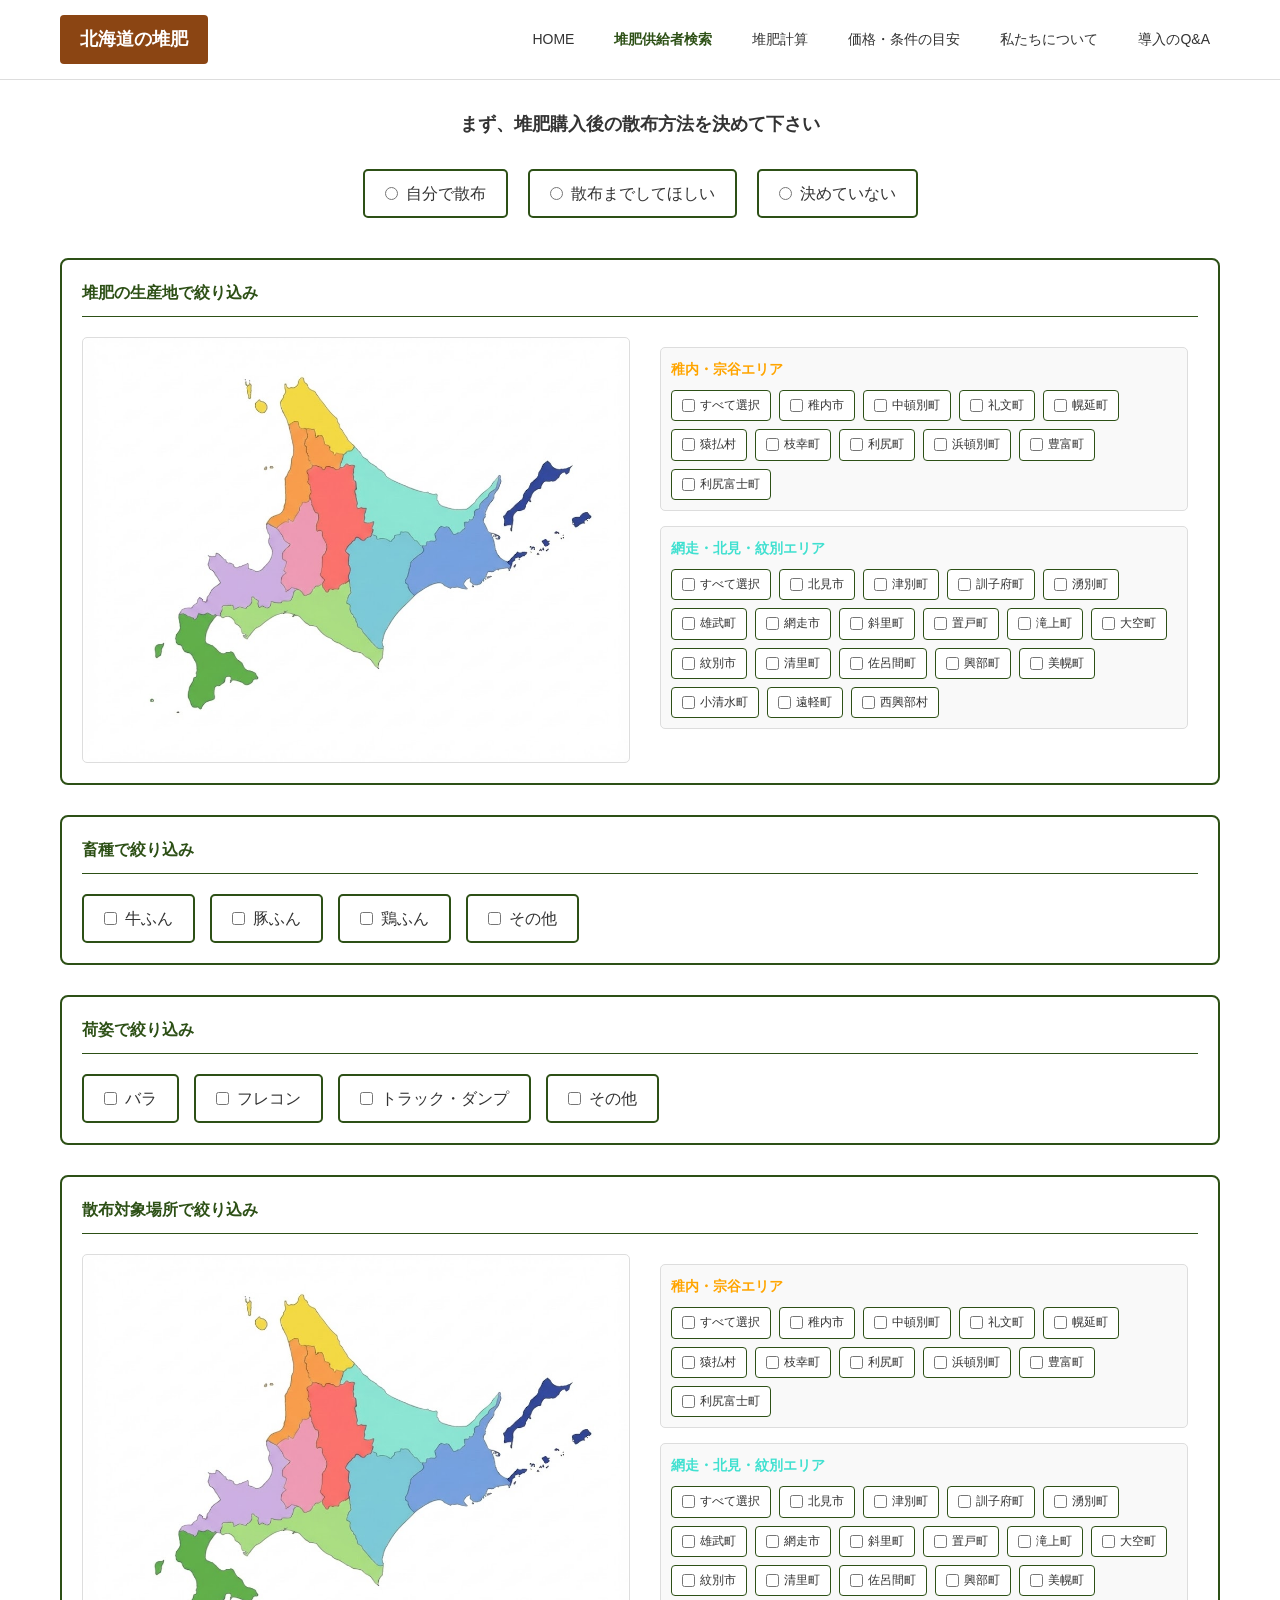
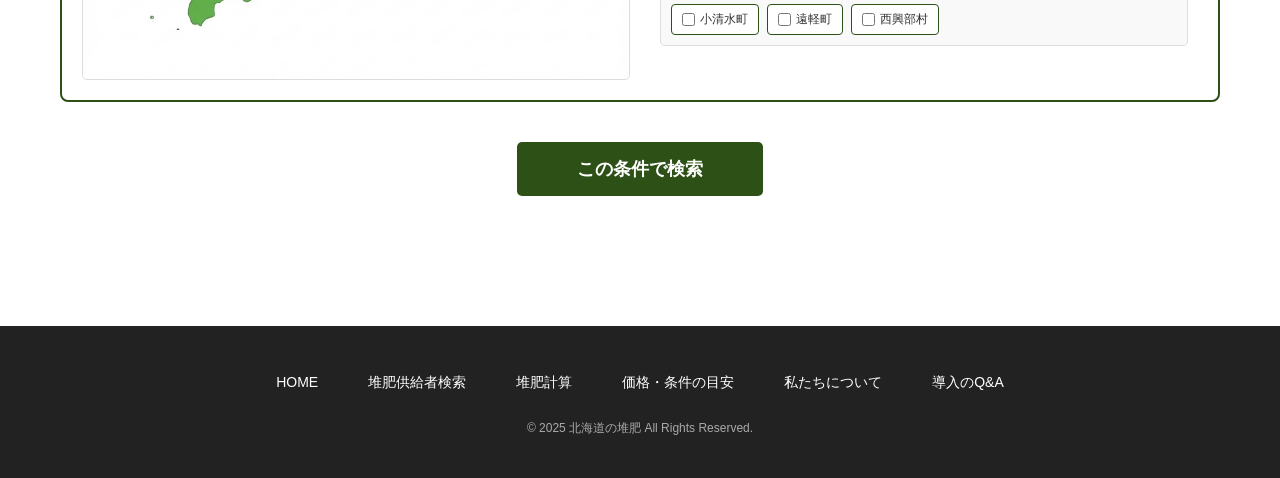
<file: index.html>
<!DOCTYPE html>
<html lang="ja">
<head>
    <meta charset="UTF-8">
    <meta name="viewport" content="width=device-width, initial-scale=1.0">
    <title>北海道の堆肥 - 堆肥検索</title>
    <link rel="stylesheet" href="styles.css">
</head>
<body>
    <header>
        <div class="header-container">
            <div class="logo">北海道の堆肥</div>
            <nav>
                <a href="#">HOME</a>
                <a href="#" class="active">堆肥供給者検索</a>
                <a href="https://sehiguide.jp/" target="_blank">堆肥計算</a>
                <a href="guidance.html">価格・条件の目安</a>
                <a href="about.html">私たちについて</a>
                <a href="faq.html">導入のQ&A</a>
            </nav>
        </div>
    </header>

    <main>
        <div class="container">
            <div id="search-form-section">
                <h2 class="instruction">まず、堆肥購入後の散布方法を決めて下さい</h2>
                
                <div class="spread-method-section">
                    <label class="radio-button">
                        <input type="radio" name="spread-method" value="self">
                        <span>自分で散布</span>
                    </label>
                    <label class="radio-button">
                        <input type="radio" name="spread-method" value="request">
                        <span>散布までしてほしい</span>
                    </label>
                    <label class="radio-button">
                        <input type="radio" name="spread-method" value="undecided">
                        <span>決めていない</span>
                    </label>
                </div>

                <div class="filter-section">
                    <h3 class="section-title">堆肥の生産地で絞り込み</h3>
                    <div class="map-filter-container">
                        <div class="map-container">
                            <div id="production-area-map" class="hokkaido-map"></div>
                        </div>
                        <div class="area-list-container">
                            <div id="production-area-list" class="area-list"></div>
                        </div>
                    </div>
                </div>

                <div class="filter-section">
                    <h3 class="section-title">畜種で絞り込み</h3>
                    <div class="checkbox-group">
                        <label class="checkbox-button">
                            <input type="checkbox" name="livestock" value="cattle">
                            <span>牛ふん</span>
                        </label>
                        <label class="checkbox-button">
                            <input type="checkbox" name="livestock" value="pig">
                            <span>豚ふん</span>
                        </label>
                        <label class="checkbox-button">
                            <input type="checkbox" name="livestock" value="chicken">
                            <span>鶏ふん</span>
                        </label>
                        <label class="checkbox-button">
                            <input type="checkbox" name="livestock" value="other">
                            <span>その他</span>
                        </label>
                    </div>
                </div>

                <div class="filter-section">
                    <h3 class="section-title">荷姿で絞り込み</h3>
                    <div class="checkbox-group">
                        <label class="checkbox-button">
                            <input type="checkbox" name="package" value="bara">
                            <span>バラ</span>
                        </label>
                        <label class="checkbox-button">
                            <input type="checkbox" name="package" value="flecon">
                            <span>フレコン</span>
                        </label>
                        <label class="checkbox-button">
                            <input type="checkbox" name="package" value="truck">
                            <span>トラック・ダンプ</span>
                        </label>
                        <label class="checkbox-button">
                            <input type="checkbox" name="package" value="other">
                            <span>その他</span>
                        </label>
                    </div>
                </div>

                <div class="filter-section">
                    <h3 class="section-title">散布対象場所で絞り込み</h3>
                    <div class="map-filter-container">
                        <div class="map-container">
                            <div id="spread-area-map" class="hokkaido-map"></div>
                        </div>
                        <div class="area-list-container">
                            <div id="spread-area-list" class="area-list"></div>
                        </div>
                    </div>
                </div>

                <div class="search-button-container">
                    <button id="search-button" class="search-button">この条件で検索</button>
                </div>
            </div>

            <section id="results-section" class="results-section hidden">
                <div class="results-header">
                    <div class="results-brand">
                        <span class="results-logo">北海道の堆肥</span>
                        <nav class="results-nav">
                            <a href="#">HOME</a>
                            <a href="#" class="active">堆肥検索</a>
                            <a href="#">施用量計算カルテ</a>
                        </nav>
                    </div>
                    <button id="back-to-search" class="back-button">戻る</button>
                </div>

                <div class="results-summary">
                    <h2>絞り込み検索結果</h2>
                    <p class="results-count">検索結果：<span id="result-count">0件</span></p>
                    <div class="results-condition-list">
                        <div><span class="condition-label">散布方法：</span><span id="summary-spread-method">未選択</span></div>
                        <div><span class="condition-label">畜種：</span><span id="summary-livestock">未選択</span></div>
                        <div><span class="condition-label">散布対象場所：</span><span id="summary-spread-area">未選択</span></div>
                    </div>
                </div>

                <div id="results-list" class="results-list"></div>
            </section>
        </div>
    </main>
    </main>

    <footer>
        <div class="footer-container">
            <nav class="footer-nav">
                <a href="#">HOME</a>
                <a href="#">堆肥供給者検索</a>
                <a href="https://sehiguide.jp/" target="_blank">堆肥計算</a>
                <a href="guidance.html">価格・条件の目安</a>
                <a href="about.html">私たちについて</a>
                <a href="faq.html">導入のQ&A</a>
            </nav>
            <p class="copyright">&copy; 2025 北海道の堆肥 All Rights Reserved.</p>
        </div>
    </footer>
    <script src="data.js"></script>
    <script src="script.js"></script>
</body>
</html>
</file>
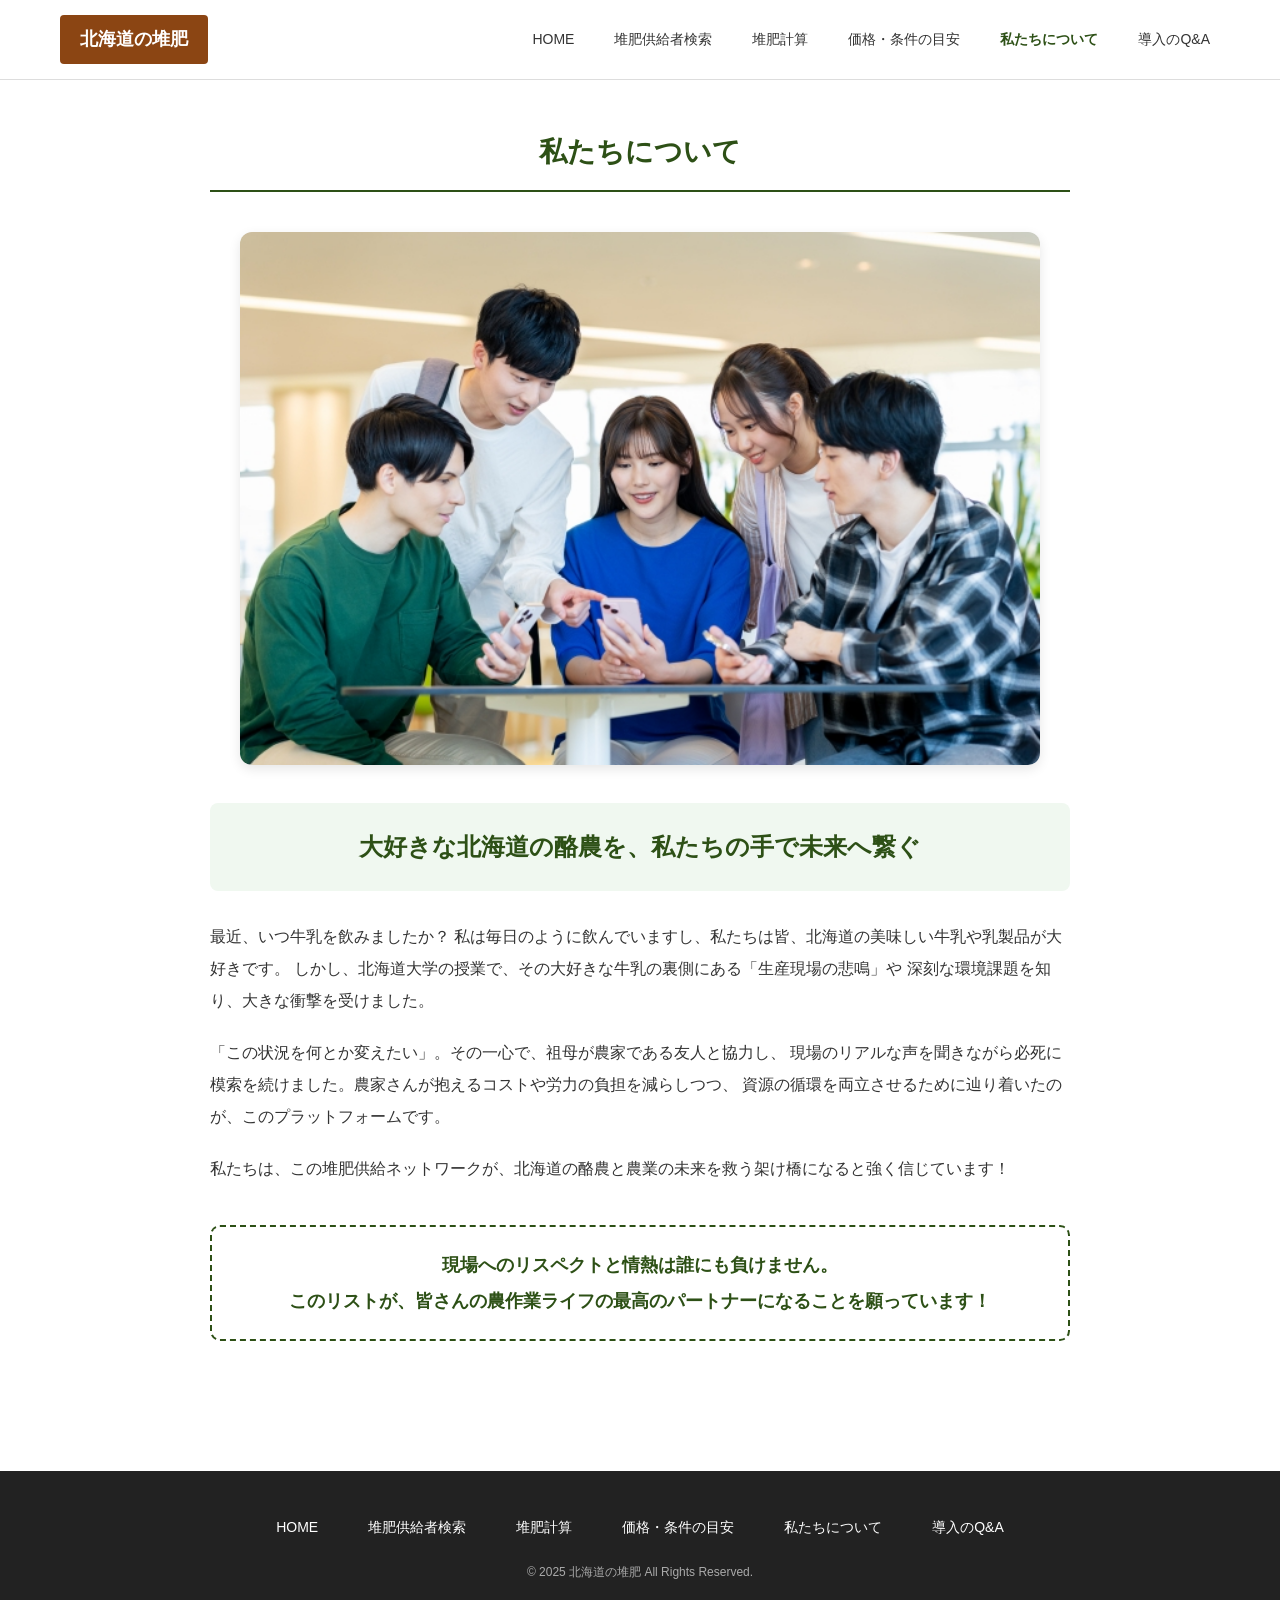
<file: about.html>
<!DOCTYPE html>
<html lang="ja">
<head>
    <meta charset="UTF-8">
    <meta name="viewport" content="width=device-width, initial-scale=1.0">
    <title>私たちについて - 北海道の堆肥</title>
    <link rel="stylesheet" href="styles.css">
</head>
<body>
    <header>
        <div class="header-container">
            <div class="logo">北海道の堆肥</div>
            <nav>
                <a href="index.html">HOME</a>
                <a href="index.html">堆肥供給者検索</a>
                <a href="https://sehiguide.jp/" target="_blank">堆肥計算</a>
                <a href="guidance.html">価格・条件の目安</a>
                <a href="about.html" class="active">私たちについて</a>
                <a href="faq.html">導入のQ&A</a>
            </nav>
        </div>
    </header>

    <main>
        <div class="container">
            <section class="about-section">
                <h1 class="about-title">私たちについて</h1>
                
                <div class="about-content">
                    <div class="about-image-container">
                        <img src="images/team.jpg" alt="北海道大学経済学部の学生チーム" class="about-image">
                    </div>

                    <div class="about-text">
                        <h2 class="catchphrase">大好きな北海道の酪農を、私たちの手で未来へ繋ぐ</h2>
                        
                        <p>
                            最近、いつ牛乳を飲みましたか？
                            私は毎日のように飲んでいますし、私たちは皆、北海道の美味しい牛乳や乳製品が大好きです。
                            しかし、北海道大学の授業で、その大好きな牛乳の裏側にある「生産現場の悲鳴」や
                            深刻な環境課題を知り、大きな衝撃を受けました。
                        </p>

                        <p>
                            「この状況を何とか変えたい」。その一心で、祖母が農家である友人と協力し、
                            現場のリアルな声を聞きながら必死に模索を続けました。農家さんが抱えるコストや労力の負担を減らしつつ、
                            資源の循環を両立させるために辿り着いたのが、このプラットフォームです。
                        </p>

                        <p>
                            私たちは、この堆肥供給ネットワークが、北海道の酪農と農業の未来を救う架け橋になると強く信じています！
                        </p>

                        <p class="message">
                            現場へのリスペクトと情熱は誰にも負けません。<br>
                            このリストが、皆さんの農作業ライフの最高のパートナーになることを願っています！
                        </p>
                    </div>
                </div>
            </section>
        </div>
    </main>

    <footer>
        <div class="footer-container">
            <nav class="footer-nav">
                <a href="index.html">HOME</a>
                <a href="index.html">堆肥供給者検索</a>
                <a href="https://sehiguide.jp/" target="_blank">堆肥計算</a>
                <a href="guidance.html">価格・条件の目安</a>
                <a href="about.html">私たちについて</a>
                <a href="faq.html">導入のQ&A</a>
            </nav>
            <p class="copyright">&copy; 2025 北海道の堆肥 All Rights Reserved.</p>
        </div>
    </footer>
</body>
</html>
</file>
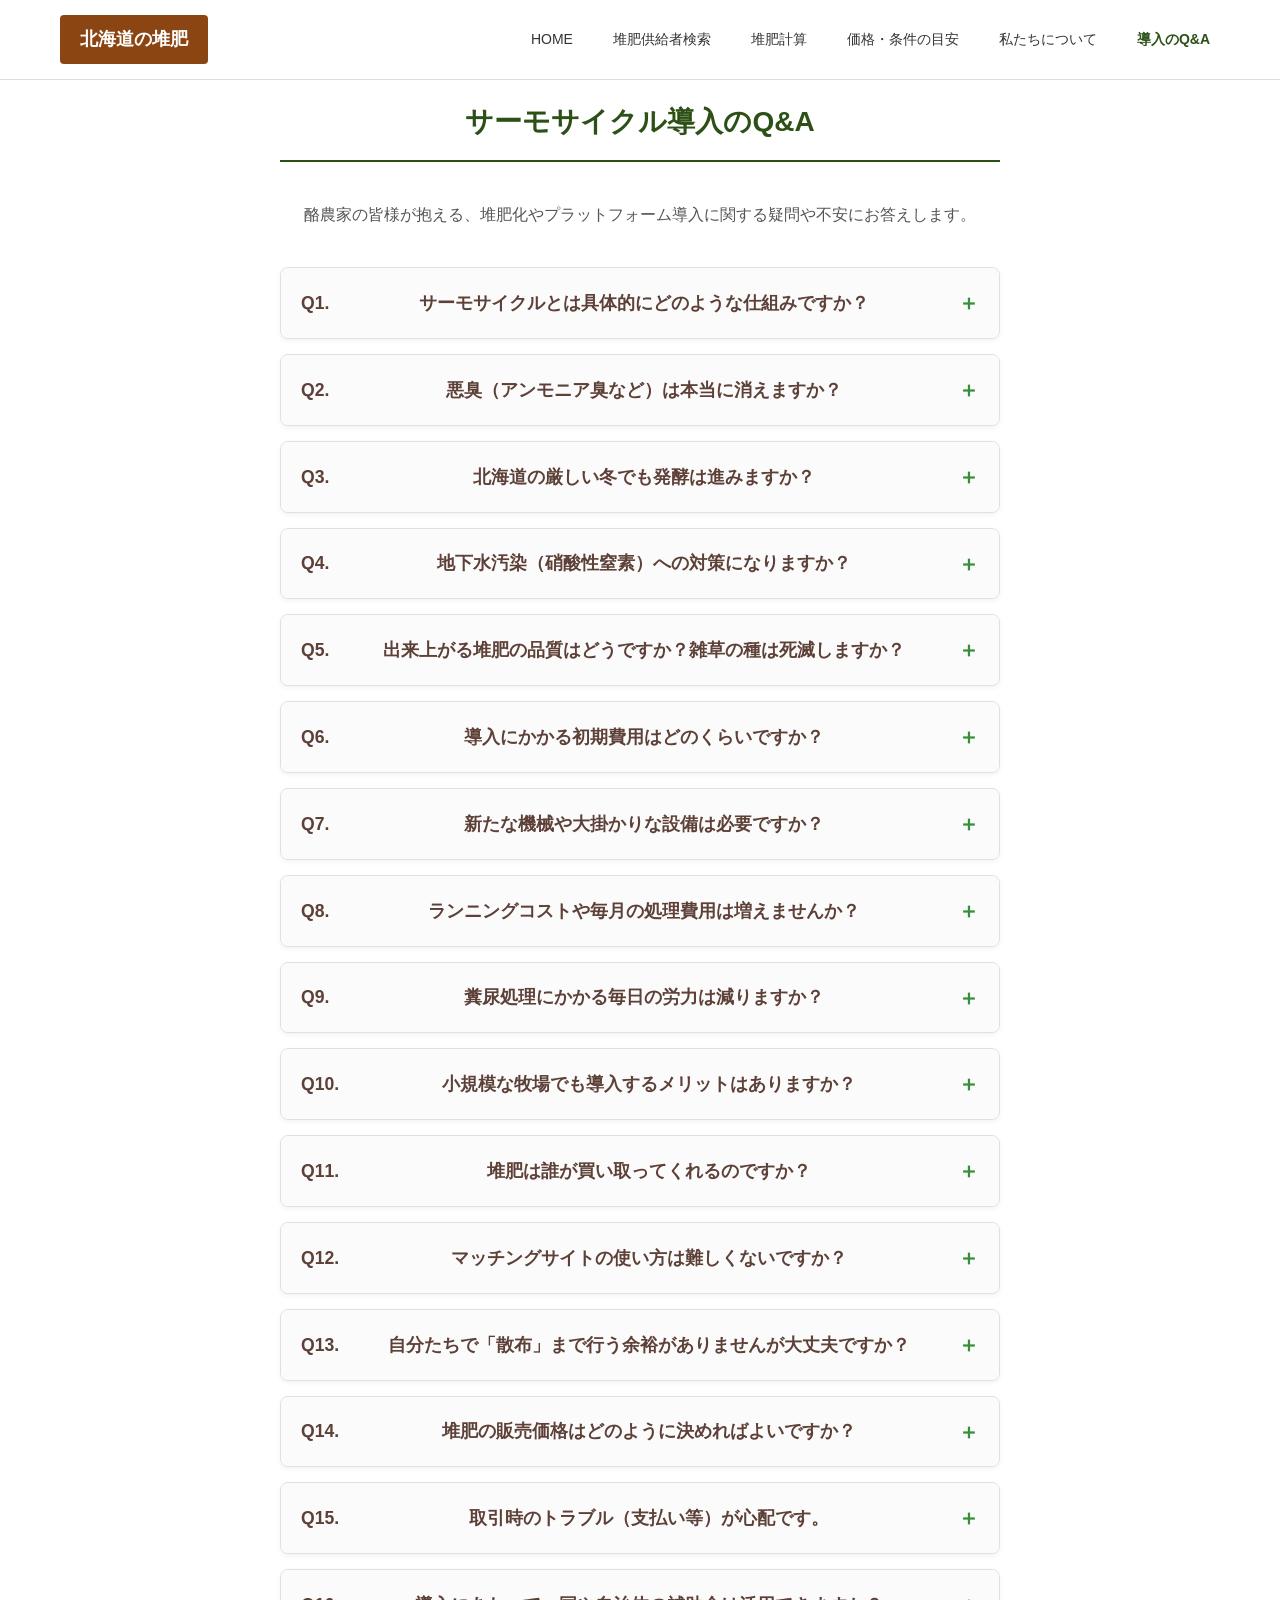
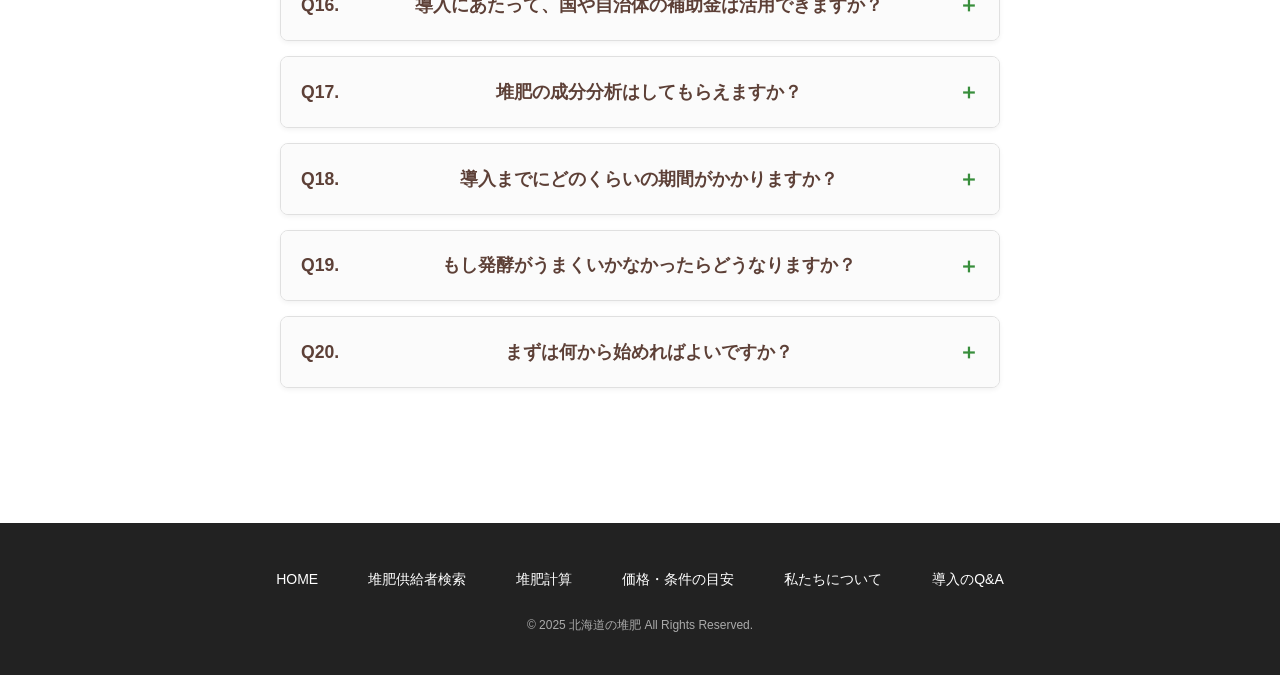
<file: faq.html>
<!DOCTYPE html>
<html lang="ja">
<head>
    <meta charset="UTF-8">
    <meta name="viewport" content="width=device-width, initial-scale=1.0">
    <title>サーモサイクル導入のQ＆A - 北海道の堆肥</title>
    <link rel="stylesheet" href="styles.css">
    <style>
        /* Q&Aページ専用の追加スタイル */
        .faq-header {
            text-align: center;
            margin-bottom: 40px;
        }
        .faq-header p {
            color: #555;
            line-height: 1.6;
            margin-top: 10px;
        }
        .faq-container {
            max-width: 800px;
            margin: 0 auto;
            padding: 0 20px 40px;
        }
        .faq-item {
            margin-bottom: 15px;
            border: 1px solid #e0e0e0;
            border-radius: 8px;
            overflow: hidden;
            background-color: #fff;
            box-shadow: 0 2px 5px rgba(0,0,0,0.05);
        }
        .faq-question {
            background-color: #fbfbfb;
            padding: 18px 20px;
            font-weight: bold;
            font-size: 1.1em;
            cursor: pointer;
            display: flex;
            justify-content: space-between;
            align-items: center;
            color: #5D4037; /* 既存サイトのブラウンに合わせる */
            list-style: none;
            transition: background-color 0.3s ease;
        }
        .faq-question:hover {
            background-color: #f1f1f1;
        }
        .faq-question::-webkit-details-marker {
            display: none; /* Safari用のデフォルトアイコン非表示 */
        }
        .faq-question::after {
            content: "＋";
            font-size: 1.2em;
            color: #388E3C; /* 既存サイトのグリーンに合わせる */
            transition: transform 0.3s ease;
        }
        .faq-item[open] .faq-question::after {
            content: "－";
            transform: rotate(180deg);
        }
        .faq-answer {
            padding: 20px;
            background-color: #fff;
            border-top: 1px dashed #e0e0e0;
            line-height: 1.8;
            color: #333;
        }
        .faq-answer .highlight {
            color: #d32f2f;
            font-weight: bold;
        }
    </style>
</head>
<body>
    <header>
        <div class="header-container">
            <div class="logo">北海道の堆肥</div>
            <nav>
                <a href="#">HOME</a>
                <a href="#">堆肥供給者検索</a>
                <a href="https://sehiguide.jp/" target="_blank">堆肥計算</a>
                <a href="guidance.html">価格・条件の目安</a>
                <a href="about.html">私たちについて</a>
                <a href="faq.html" class="active">導入のQ&A</a>
            </nav>
        </div>
    </header>

    <main>
        <div class="container faq-container">
            <section class="about-section">
                
                <div class="faq-header">
                    <h1 class="about-title">サーモサイクル導入のQ&A</h1>
                    <p>酪農家の皆様が抱える、堆肥化やプラットフォーム導入に関する疑問や不安にお答えします。</p>
                </div>

                <details class="faq-item">
                    <summary class="faq-question"><span class="q-mark">Q1.</span> サーモサイクルとは具体的にどのような仕組みですか？</summary>
                    <div class="faq-answer">
                        <span class="highlight">A.</span> 独自の好気性高温発酵技術（サーモバチルス菌等）を活用し、家畜の糞尿を短期間で高品質な堆肥に変える仕組みです。さらに、完成した堆肥を求める耕種農家とWeb上でマッチングさせ、資源の循環と収益化を実現します。
                    </div>
                </details>

                <details class="faq-item">
                    <summary class="faq-question"><span class="q-mark">Q2.</span> 悪臭（アンモニア臭など）は本当に消えますか？</summary>
                    <div class="faq-answer">
                        <span class="highlight">A.</span> はい、大幅に軽減されます。高温・好気性で発酵させることで悪臭の原因となる腐敗を防ぐため、近隣住民からのクレーム対策としても非常に有効です。
                    </div>
                </details>

                <details class="faq-item">
                    <summary class="faq-question"><span class="q-mark">Q3.</span> 北海道の厳しい冬でも発酵は進みますか？</summary>
                    <div class="faq-answer">
                        <span class="highlight">A.</span> 問題ありません。発酵時に微生物自らが発する熱（70〜80℃）を利用するため、寒冷地であっても冬場に凍結することなく堆肥化が進行します。
                    </div>
                </details>

                <details class="faq-item">
                    <summary class="faq-question"><span class="q-mark">Q4.</span> 地下水汚染（硝酸性窒素）への対策になりますか？</summary>
                    <div class="faq-answer">
                        <span class="highlight">A.</span> なります。生糞尿の野積みや、未熟な堆肥の過剰散布を防ぎ、完全に熟成された堆肥として土壌に還元するため、地下水への硝酸性窒素の浸透リスクを大幅に低減できます。
                    </div>
                </details>

                <details class="faq-item">
                    <summary class="faq-question"><span class="q-mark">Q5.</span> 出来上がる堆肥の品質はどうですか？雑草の種は死滅しますか？</summary>
                    <div class="faq-answer">
                        <span class="highlight">A.</span> 非常に高品質です。発酵温度が70度以上になるため、雑草の種子や病原菌などは死滅し、耕種農家にとって非常に使いやすく安全な堆肥となります。
                    </div>
                </details>

                <details class="faq-item">
                    <summary class="faq-question"><span class="q-mark">Q6.</span> 導入にかかる初期費用はどのくらいですか？</summary>
                    <div class="faq-answer">
                        <span class="highlight">A.</span> 牧場の規模や既存の堆肥舎の有無によって異なります。既存の設備を活かせる場合は大幅にコストを抑えられます。まずは無料の現地調査と見積もりをご依頼ください。
                    </div>
                </details>

                <details class="faq-item">
                    <summary class="faq-question"><span class="q-mark">Q7.</span> 新たな機械や大掛かりな設備は必要ですか？</summary>
                    <div class="faq-answer">
                        <span class="highlight">A.</span> 基本的な切り返し（攪拌）ができるローダー等の重機と、屋根付きの堆肥舎があればスタート可能です。効率化のための専用プラント導入プランもご用意しています。
                    </div>
                </details>

                <details class="faq-item">
                    <summary class="faq-question"><span class="q-mark">Q8.</span> ランニングコストや毎月の処理費用は増えませんか？</summary>
                    <div class="faq-answer">
                        <span class="highlight">A.</span> これまで業者に支払っていた産廃処理費用や、散布にかかっていた燃料代・労力が削減されるため、トータルでのコストダウンが見込めます。
                    </div>
                </details>

                <details class="faq-item">
                    <summary class="faq-question"><span class="q-mark">Q9.</span> 糞尿処理にかかる毎日の労力は減りますか？</summary>
                    <div class="faq-answer">
                        <span class="highlight">A.</span> 適切な発酵サイクルが確立されれば、無駄な運搬や野積み処理の手間が省けます。また、マッチングサイトで引き取り手が見つかれば、自ら遠方へ散布しに行く労力も削減されます。
                    </div>
                </details>

                <details class="faq-item">
                    <summary class="faq-question"><span class="q-mark">Q10.</span> 小規模な牧場でも導入するメリットはありますか？</summary>
                    <div class="faq-answer">
                        <span class="highlight">A.</span> もちろんです。規模に関わらず環境基準（悪臭・水質）のクリアは急務であり、少量の堆肥でも地域内で必要としている耕種農家とマッチングすることが可能です。
                    </div>
                </details>

                <details class="faq-item">
                    <summary class="faq-question"><span class="q-mark">Q11.</span> 堆肥は誰が買い取ってくれるのですか？</summary>
                    <div class="faq-answer">
                        <span class="highlight">A.</span> 化学肥料の高騰により、安価で良質な有機肥料を求めている「耕種農家（野菜や畑作など）」が主なターゲットです。当社のプラットフォームが両者を繋ぎます。
                    </div>
                </details>

                <details class="faq-item">
                    <summary class="faq-question"><span class="q-mark">Q12.</span> マッチングサイトの使い方は難しくないですか？</summary>
                    <div class="faq-answer">
                        <span class="highlight">A.</span> スマートフォンからでも直感的に操作できるシンプルな画面設計になっています。「出品する」ボタンから、成分や引き渡し条件を入力するだけで掲載が完了します。
                    </div>
                </details>

                <details class="faq-item">
                    <summary class="faq-question"><span class="q-mark">Q13.</span> 自分たちで「散布」まで行う余裕がありませんが大丈夫ですか？</summary>
                    <div class="faq-answer">
                        <span class="highlight">A.</span> はい、問題ありません。サイト内で「引き取りに来てほしい」「散布は買い手にお願いしたい」といった条件を設定して出品することができます。
                    </div>
                </details>

                <details class="faq-item">
                    <summary class="faq-question"><span class="q-mark">Q14.</span> 堆肥の販売価格はどのように決めればよいですか？</summary>
                    <div class="faq-answer">
                        <span class="highlight">A.</span> 自由に価格を設定いただけます。水分量や成分（N-P-K）、熟成度合いに応じた「相場目安」もプラットフォーム上で提示しますので、そちらを参考にしていただくことも可能です。
                    </div>
                </details>

                <details class="faq-item">
                    <summary class="faq-question"><span class="q-mark">Q15.</span> 取引時のトラブル（支払い等）が心配です。</summary>
                    <div class="faq-answer">
                        <span class="highlight">A.</span> 決済や連絡はプラットフォームのシステムを通じて行われるため、個人間での金銭トラブルを防ぐことができます。万が一の際のサポート窓口も完備しています。
                    </div>
                </details>

                <details class="faq-item">
                    <summary class="faq-question"><span class="q-mark">Q16.</span> 導入にあたって、国や自治体の補助金は活用できますか？</summary>
                    <div class="faq-answer">
                        <span class="highlight">A.</span> 資源循環や環境対策に関する各種補助金（みどりの食料システム戦略関連など）を活用できるケースが多くあります。最新の補助金情報のご案内や、申請のサポートも行っております。
                    </div>
                </details>

                <details class="faq-item">
                    <summary class="faq-question"><span class="q-mark">Q17.</span> 堆肥の成分分析はしてもらえますか？</summary>
                    <div class="faq-answer">
                        <span class="highlight">A.</span> 買い手が安心して購入できるよう、第三者機関による成分分析（窒素・リン酸・カリ等の含有量）の実施をサポートしています。データがあることで高く売れやすくなります。
                    </div>
                </details>

                <details class="faq-item">
                    <summary class="faq-question"><span class="q-mark">Q18.</span> 導入までにどのくらいの期間がかかりますか？</summary>
                    <div class="faq-answer">
                        <span class="highlight">A.</span> 既存設備を利用して菌を投入するだけなら数週間でスタート可能です。設備工事を伴う場合は、設計から完成まで数ヶ月程度のお時間をいただく場合がございます。
                    </div>
                </details>

                <details class="faq-item">
                    <summary class="faq-question"><span class="q-mark">Q19.</span> もし発酵がうまくいかなかったらどうなりますか？</summary>
                    <div class="faq-answer">
                        <span class="highlight">A.</span> 導入後も専門スタッフが定期的に状況を確認し、水分調整や切り返しのタイミングなど、良質な堆肥を作るための技術的なアドバイスを継続的に行います。
                    </div>
                </details>

                <details class="faq-item">
                    <summary class="faq-question"><span class="q-mark">Q20.</span> まずは何から始めればよいですか？</summary>
                    <div class="faq-answer">
                        <span class="highlight">A.</span> まずは「お問い合わせ」よりご連絡ください。専門スタッフが牧場へ伺い、現在の処理状況や課題をヒアリングした上で、最適なサーモサイクル導入プランをご提案いたします。
                    </div>
                </details>

            </section>
        </div>
    </main>

    <footer>
        <div class="footer-container">
            <nav class="footer-nav">
                <a href="#">HOME</a>
                <a href="#">堆肥供給者検索</a>
                <a href="https://sehiguide.jp/" target="_blank">堆肥計算</a>
                <a href="guidance.html">価格・条件の目安</a>
                <a href="about.html">私たちについて</a>
                <a href="faq.html">導入のQ&A</a>
            </nav>
            <p class="copyright">&copy; 2025 北海道の堆肥 All Rights Reserved.</p>
        </div>
    </footer>
</body>
</html>
</file>
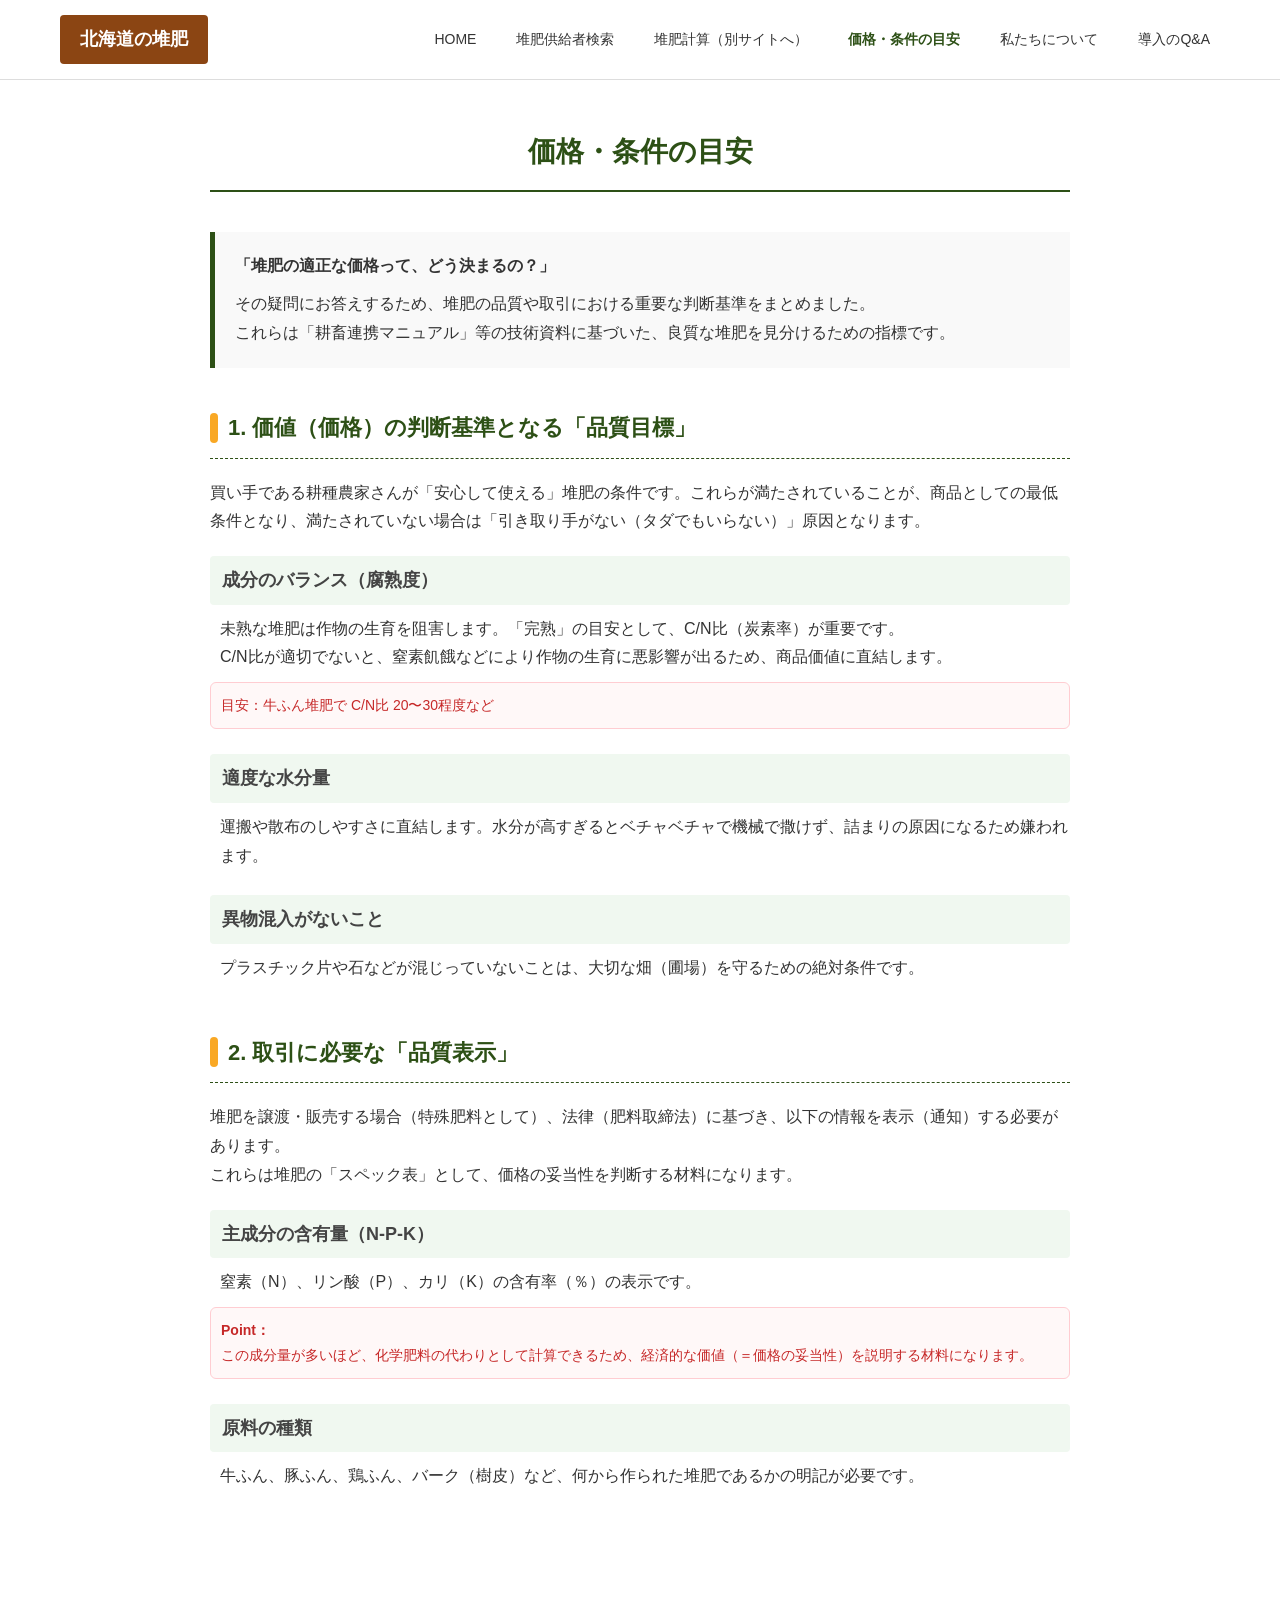
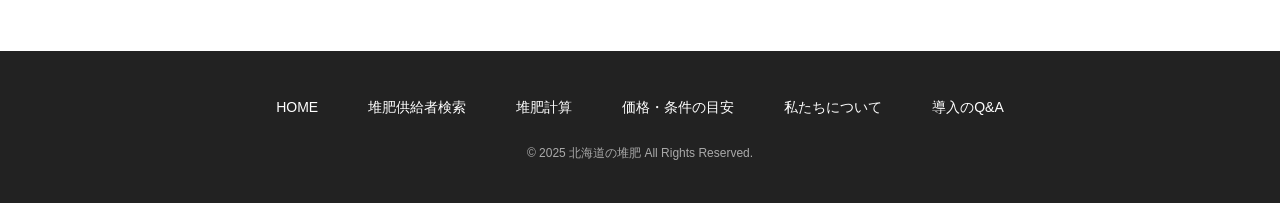
<file: guidance.html>
<!DOCTYPE html>
<html lang="ja">
<head>
    <meta charset="UTF-8">
    <meta name="viewport" content="width=device-width, initial-scale=1.0">
    <title>価格・条件の目安 - 北海道の堆肥</title>
    <link rel="stylesheet" href="styles.css">
    <!-- 追加のスタイル（about.htmlと共通のデザインを使用するため、特に追加CSSファイルは不要ですが、微調整用にここに書きます） -->
    <style>
        .guidance-section {
            max-width: 900px;
            margin: 0 auto;
            padding: 20px;
            background-color: #fff;
            border-radius: 12px;
        }
        .guidance-title {
            text-align: center;
            color: #2d5016;
            font-size: 28px;
            margin-bottom: 40px;
            padding-bottom: 15px;
            border-bottom: 2px solid #2d5016;
        }
        .guidance-content {
            font-size: 16px;
            line-height: 1.8;
            color: #333;
        }
        .guidance-lead {
            margin-bottom: 40px;
            padding: 20px;
            background-color: #f9f9f9;
            border-left: 5px solid #2d5016;
            font-weight: bold;
        }
        .guidance-block {
            margin-bottom: 50px;
        }
        .guidance-h2 {
            font-size: 22px;
            color: #2d5016;
            margin-bottom: 20px;
            padding-bottom: 10px;
            border-bottom: 1px dashed #2d5016;
            display: flex;
            align-items: center;
        }
        .guidance-h2::before {
            content: '';
            display: inline-block;
            width: 8px;
            height: 30px;
            background-color: #f9a825;
            margin-right: 10px;
            border-radius: 4px;
        }
        .guidance-item {
            margin-bottom: 25px;
        }
        .guidance-item h3 {
            font-size: 18px;
            color: #444;
            margin-bottom: 10px;
            font-weight: bold;
            background-color: #f0f8f0;
            padding: 8px 12px;
            border-radius: 4px;
        }
        .guidance-item p {
            margin-bottom: 10px;
            padding-left: 10px;
        }
        .guidance-point {
            font-size: 14px;
            color: #c62828;
            background-color: #fff8f8;
            padding: 10px;
            border-radius: 6px;
            border: 1px solid #ffcdd2;
            margin-top: 5px;
        }
        /* スマホ対応 */
        @media screen and (max-width: 768px) {
            .guidance-title {
                font-size: 22px;
            }
            .guidance-h2 {
                font-size: 18px;
            }
        }
    </style>
</head>
<body>
    <header>
        <div class="header-container">
            <div class="logo">北海道の堆肥</div>
            <nav>
                <a href="index.html">HOME</a>
                <a href="index.html">堆肥供給者検索</a>
                <a href="https://sehiguide.jp/" target="_blank">堆肥計算（別サイトへ）</a>
                <a href="guidance.html" class="active">価格・条件の目安</a>
                <a href="about.html">私たちについて</a>
                <a href="faq.html">導入のQ&A</a>
            </nav>
        </div>
    </header>

    <main>
        <div class="container">
            <section class="guidance-section">
                <h1 class="guidance-title">価格・条件の目安</h1>
                
                <div class="guidance-content">
                    <div class="guidance-lead">
                        <p>「堆肥の適正な価格って、どう決まるの？」</p>
                        <p style="margin-top:10px; font-weight: normal;">
                            その疑問にお答えするため、堆肥の品質や取引における重要な判断基準をまとめました。<br>
                            これらは「耕畜連携マニュアル」等の技術資料に基づいた、良質な堆肥を見分けるための指標です。
                        </p>
                    </div>

                    <div class="guidance-block">
                        <h2 class="guidance-h2">1. 価値（価格）の判断基準となる「品質目標」</h2>
                        <p style="margin-bottom: 20px;">
                            買い手である耕種農家さんが「安心して使える」堆肥の条件です。これらが満たされていることが、商品としての最低条件となり、満たされていない場合は「引き取り手がない（タダでもいらない）」原因となります。
                        </p>

                        <div class="guidance-item">
                            <h3>成分のバランス（腐熟度）</h3>
                            <p>
                                未熟な堆肥は作物の生育を阻害します。「完熟」の目安として、C/N比（炭素率）が重要です。<br>
                                C/N比が適切でないと、窒素飢餓などにより作物の生育に悪影響が出るため、商品価値に直結します。
                            </p>
                            <div class="guidance-point">目安：牛ふん堆肥で C/N比 20〜30程度など</div>
                        </div>

                        <div class="guidance-item">
                            <h3>適度な水分量</h3>
                            <p>
                                運搬や散布のしやすさに直結します。水分が高すぎるとベチャベチャで機械で撒けず、詰まりの原因になるため嫌われます。
                            </p>
                        </div>

                        <div class="guidance-item">
                            <h3>異物混入がないこと</h3>
                            <p>
                                プラスチック片や石などが混じっていないことは、大切な畑（圃場）を守るための絶対条件です。
                            </p>
                        </div>
                    </div>

                    <div class="guidance-block">
                        <h2 class="guidance-h2">2. 取引に必要な「品質表示」</h2>
                        <p style="margin-bottom: 20px;">
                            堆肥を譲渡・販売する場合（特殊肥料として）、法律（肥料取締法）に基づき、以下の情報を表示（通知）する必要があります。<br>
                            これらは堆肥の「スペック表」として、価格の妥当性を判断する材料になります。
                        </p>

                        <div class="guidance-item">
                            <h3>主成分の含有量（N-P-K）</h3>
                            <p>
                                窒素（N）、リン酸（P）、カリ（K）の含有率（％）の表示です。
                            </p>
                            <div class="guidance-point">
                                <strong>Point：</strong><br>
                                この成分量が多いほど、化学肥料の代わりとして計算できるため、経済的な価値（＝価格の妥当性）を説明する材料になります。
                            </div>
                        </div>

                        <div class="guidance-item">
                            <h3>原料の種類</h3>
                            <p>
                                牛ふん、豚ふん、鶏ふん、バーク（樹皮）など、何から作られた堆肥であるかの明記が必要です。
                            </p>
                        </div>
                    </div>

                </div>
            </section>
        </div>
    </main>

    <footer>
        <div class="footer-container">
            <nav class="footer-nav">
                <a href="index.html">HOME</a>
                <a href="index.html">堆肥供給者検索</a>
                <a href="https://sehiguide.jp/" target="_blank">堆肥計算</a>
                <a href="guidance.html">価格・条件の目安</a>
                <a href="about.html">私たちについて</a>
                <a href="faq.html">導入のQ&A</a>
            </nav>
            <p class="copyright">&copy; 2025 北海道の堆肥 All Rights Reserved.</p>
        </div>
    </footer>
</body>
</html>
</file>
<file: styles.css>
* {
    margin: 0;
    padding: 0;
    box-sizing: border-box;
}

body {
    font-family: 'Hiragino Kaku Gothic ProN', 'Hiragino Sans', Meiryo, sans-serif;
    background-color: #ffffff;
    color: #333;
    line-height: 1.6;
}

header {
    background-color: #fff;
    border-bottom: 1px solid #ddd;
    padding: 15px 0;
}

.header-container {
    max-width: 1200px;
    margin: 0 auto;
    display: flex;
    justify-content: space-between;
    align-items: center;
    padding: 0 20px;
}

.logo {
    background-color: #8B4513;
    color: #fff;
    padding: 10px 20px;
    font-size: 18px;
    font-weight: bold;
    border-radius: 4px;
}

nav {
    display: flex;
    gap: 20px;
}

nav a {
    text-decoration: none;
    color: #333;
    font-size: 14px;
    padding: 5px 10px;
}

nav a.active {
    color: #2d5016;
    font-weight: bold;
}

nav a:hover {
    color: #2d5016;
}

.container {
    max-width: 1200px;
    margin: 0 auto;
    padding: 30px 20px;
}

.hidden {
    display: none !important;
}

.hero-section {
    text-align: center;
    margin-bottom: 40px;
}

.hero-image-wrapper {
    max-width: 600px;
    margin: 0 auto;
}

.hero-map-image {
    width: 100%;
    height: auto;
    display: block;
    border-radius: 12px;
    box-shadow: 0 6px 18px rgba(0, 0, 0, 0.08);
}

.hero-caption {
    margin-top: 12px;
    font-size: 13px;
    color: #666;
}

.instruction {
    text-align: center;
    font-size: 18px;
    margin-bottom: 30px;
    color: #333;
}

.spread-method-section {
    display: flex;
    justify-content: center;
    gap: 20px;
    margin-bottom: 40px;
    flex-wrap: wrap;
}

.radio-button {
    display: inline-flex;
    align-items: center;
    padding: 10px 20px;
    border: 2px solid #2d5016;
    border-radius: 5px;
    cursor: pointer;
    background-color: #fff;
    transition: all 0.3s;
}

.radio-button input[type="radio"] {
    margin-right: 8px;
    cursor: pointer;
}

.radio-button:hover {
    background-color: #f0f8f0;
}

.radio-button input[type="radio"]:checked + span {
    font-weight: bold;
    color: #2d5016;
}

.filter-section {
    border: 2px solid #2d5016;
    border-radius: 8px;
    padding: 20px;
    margin-bottom: 30px;
    background-color: #fff;
}

.section-title {
    color: #2d5016;
    font-size: 16px;
    font-weight: bold;
    margin-bottom: 20px;
    padding-bottom: 10px;
    border-bottom: 1px solid #2d5016;
}

.map-filter-container {
    display: flex;
    gap: 20px;
    flex-wrap: wrap;
}

.map-container {
    flex: 1;
    min-width: 300px;
}

.hokkaido-map {
    width: 100%;
    aspect-ratio: 1152 / 896;
    min-height: 320px;
    border: 1px solid #ddd;
    border-radius: 5px;
    background-color: #ffffff !important;
    background-image: #ffffff;
    background-size: contain;
    background-repeat: no-repeat;
    background-position: center;
    position: relative;
    overflow: hidden;
}

.results-section {
    margin-top: 20px;
    background-color: #fff;
    border: 2px solid #2d5016;
    border-radius: 12px;
    padding: 30px;
}

.results-header {
    display: flex;
    justify-content: space-between;
    align-items: center;
    margin-bottom: 20px;
}

.results-brand {
    display: flex;
    flex-direction: column;
    gap: 10px;
}

.results-logo {
    background-color: #f9a825;
    color: #fff;
    font-weight: bold;
    padding: 8px 16px;
    border-radius: 20px;
    display: inline-block;
}

.results-nav {
    display: flex;
    gap: 16px;
}

.results-nav a {
    color: #6a5acd;
    font-size: 14px;
    text-decoration: none;
}

.results-nav a.active {
    font-weight: bold;
}

.back-button {
    background-color: #f9a825;
    color: #fff;
    border: none;
    padding: 10px 24px;
    border-radius: 20px;
    font-size: 14px;
    cursor: pointer;
    font-weight: bold;
}

.results-summary {
    border-top: 4px solid #2d5016;
    padding-top: 16px;
    margin-bottom: 24px;
}

.results-summary h2 {
    margin-bottom: 10px;
    color: #2d5016;
}

.results-count {
    margin-bottom: 10px;
    font-weight: bold;
    color: #333;
}

.results-condition-list {
    background-color: #f8f8f8;
    border-radius: 8px;
    padding: 12px 16px;
    display: flex;
    flex-direction: column;
    gap: 6px;
    font-size: 14px;
}

.condition-label {
    font-weight: bold;
}

.results-list {
    display: flex;
    flex-direction: column;
    gap: 24px;
}

.result-card {
    border: 2px solid #b28b57;
    border-radius: 16px;
    padding: 20px;
    background-color: #fff;
    position: relative;
    box-shadow: 0 4px 16px rgba(0, 0, 0, 0.05);
}

.result-card.green-theme {
    border-color: #2d7c3f;
}

.result-card-header {
    display: flex;
    justify-content: space-between;
    align-items: center;
    margin-bottom: 12px;
}

.result-region-tag {
    background-color: #b28b57;
    color: #fff;
    padding: 6px 16px;
    border-radius: 20px;
    font-size: 14px;
    font-weight: bold;
}

.result-card.green-theme .result-region-tag {
    background-color: #2d7c3f;
}

.result-cta {
    background-color: #c62828;
    color: #fff;
    border: none;
    padding: 10px 16px;
    border-radius: 4px 4px 0 0;
    font-weight: bold;
    cursor: default;
}

.result-company-name {
    font-size: 22px;
    color: #4b4bb7;
    margin-bottom: 16px;
}

.result-details {
    display: flex;
    flex-direction: column;
    gap: 6px;
    font-size: 14px;
    color: #333;
}

.result-detail-button {
    position: absolute;
    right: 24px;
    bottom: 24px;
    background-color: #2d7c3f;
    color: #fff;
    border: none;
    padding: 8px 24px;
    border-radius: 20px;
    font-weight: bold;
    cursor: pointer;
}

.result-card.green-theme .result-detail-button {
    background-color: #2d7c3f;
}

.area-list-container {
    flex: 1;
    min-width: 300px;
}

.area-list {
    display: flex;
    flex-direction: column;
    gap: 15px;
    max-height: 400px;
    overflow-y: auto;
    background-color: #ffffff;
    padding: 10px;
    position: relative;
    z-index: 10;
}

.area-group {
    border: 1px solid #ddd;
    border-radius: 5px;
    padding: 10px;
    background-color: #f9f9f9;
}

.area-group-title {
    font-weight: bold;
    margin-bottom: 10px;
    color: #2d5016;
    font-size: 14px;
}

.area-group-items {
    display: flex;
    flex-wrap: wrap;
    gap: 8px;
}

.area-checkbox {
    display: inline-flex;
    align-items: center;
    padding: 5px 10px;
    border: 1px solid #2d5016;
    border-radius: 4px;
    cursor: pointer;
    background-color: #fff;
    font-size: 12px;
    transition: all 0.2s;
}

.area-checkbox:hover {
    background-color: #f0f8f0;
}

.area-checkbox input[type="checkbox"] {
    margin-right: 5px;
    cursor: pointer;
}

.area-checkbox input[type="checkbox"]:checked + span {
    font-weight: bold;
    color: #2d5016;
}

.checkbox-group {
    display: flex;
    gap: 15px;
    flex-wrap: wrap;
}

.checkbox-button {
    display: inline-flex;
    align-items: center;
    padding: 10px 20px;
    border: 2px solid #2d5016;
    border-radius: 5px;
    cursor: pointer;
    background-color: #fff;
    transition: all 0.3s;
}

.checkbox-button input[type="checkbox"] {
    margin-right: 8px;
    cursor: pointer;
}

.checkbox-button:hover {
    background-color: #f0f8f0;
}

.checkbox-button input[type="checkbox"]:checked + span {
    font-weight: bold;
    color: #2d5016;
}

.search-button-container {
    text-align: center;
    margin-top: 40px;
    margin-bottom: 40px;
}

.search-button {
    background-color: #2d5016;
    color: #fff;
    border: none;
    padding: 15px 60px;
    font-size: 18px;
    font-weight: bold;
    border-radius: 5px;
    cursor: pointer;
    transition: background-color 0.3s;
}

.search-button:hover {
    background-color: #1f3610;
}

.search-button:active {
    transform: scale(0.98);
}

/* 地図内のエリアスタイル */
.map-area {
    fill:transparent;
    stroke:none;
    stroke-width: 0;
    cursor: pointer;
    transition: all 0.2s;
    opacity: 1.0 !important;
}

.map-area:hover {
    fill:rgba(0, 0, 0, 0.1);;
    stroke: #2d5016;
    stroke-width: 3;
}

.map-area.selected {
    stroke: #1f3610;
    stroke-width: 3;
    opacity: 0.7 !important;
}

.map-area.highlighted {
    fill: #4a7c2a;
    stroke: #2d5016;
    stroke-width: 2;
}

/* スクロールバーのスタイル */
.area-list::-webkit-scrollbar {
    width: 8px;
}

.area-list::-webkit-scrollbar-track {
    background: #f1f1f1;
    border-radius: 4px;
}

.area-list::-webkit-scrollbar-thumb {
    background: #2d5016;
    border-radius: 4px;
}

.area-list::-webkit-scrollbar-thumb:hover {
    background: #1f3610;
}
/* ▼フッターのスタイルを追加▼ */
footer {
    background-color: #222; /* 背景色：黒に近いグレー */
    color: #fff;            /* 文字色：白 */
    padding: 40px 0;
    margin-top: 60px;
}

.footer-container {
    max-width: 1200px;
    margin: 0 auto;
    padding: 0 20px;
    text-align: center;
}

.footer-nav {
    display: flex;
    justify-content: center;
    gap: 30px;
    flex-wrap: wrap;
    margin-bottom: 20px;
}

.footer-nav a {
    color: #fff;
    text-decoration: none;
    font-size: 14px;
    transition: opacity 0.3s;
}

.footer-nav a:hover {
    opacity: 0.7; /* マウスを乗せると少し薄くなる */
}

.copyright {
    font-size: 12px;
    color: #aaa;
}

/* ▼私たちについて（About）ページのデザイン ▼ */
.about-section {
    max-width: 900px;
    margin: 0 auto;
    padding: 20px;
    background-color: #fff;
    border-radius: 12px;
}

.about-title {
    text-align: center;
    color: #2d5016;
    font-size: 28px;
    margin-bottom: 40px;
    padding-bottom: 15px;
    border-bottom: 2px solid #2d5016;
}

.about-image-container {
    margin-bottom: 30px;
    text-align: center;
}

.about-image {
    width: 100%;
    max-width: 800px;
    height: auto;
    border-radius: 12px;
    box-shadow: 0 4px 12px rgba(0,0,0,0.1);
}

.about-text {
    line-height: 2.0;
    font-size: 16px;
}

.catchphrase {
    font-size: 24px;
    color: #2d5016;
    margin-bottom: 30px;
    text-align: center;
    font-weight: bold;
    background-color: #f0f8f0;
    padding: 20px;
    border-radius: 8px;
}

.about-text p {
    margin-bottom: 20px;
}

.about-text strong {
    color: #c62828; /* 強調したい部分（宝じゃん！）を赤く */
    background: linear-gradient(transparent 70%, #ffeb3b 70%); /* マーカー風 */
}

.message {
    margin-top: 40px;
    font-weight: bold;
    text-align: center;
    font-size: 18px;
    color: #2d5016;
    border: 2px dashed #2d5016;
    padding: 20px;
    border-radius: 10px;
}

/* =========================================
   モバイル・レスポンシブ対応用スタイル
   (ここから下を丸ごと書き換えてください)
   ========================================= */
@media screen and (max-width: 768px) {
    
    /* --- ヘッダー周り --- */
    .header-container {
        flex-direction: column;
        align-items: center;
        padding: 15px 10px;
    }

    .logo {
        width: 100%;
        text-align: center;
        margin-bottom: 15px;
        box-sizing: border-box;
    }

    /* ヘッダーのナビゲーションを「2列の均等配置」に変更 */
    .header-container nav {
        display: grid;                  /* グリッドレイアウトにする */
        grid-template-columns: 1fr 1fr; /* 1:1 の2列にする */
        gap: 8px;                       /* ボタン間の隙間 */
        width: 100%;                    /* 横幅いっぱい */
    }

    /* ヘッダー内のリンクのみにスタイルを適用（フッターには影響させない） */
    .header-container nav a {
        font-size: 12px;                /* 文字を少し小さくして収まりよく */
        padding: 12px 4px;
        background-color: #f8f8f8;      /* 薄いグレーの背景 */
        border: 1px solid #e0e0e0;      /* 薄い枠線 */
        border-radius: 6px;             /* 角丸 */
        color: #333;                    /* 文字色 */
        text-align: center;             /* 文字を中央揃え */
        display: flex;                  /* 上下中央揃えのため */
        align-items: center;
        justify-content: center;
        min-height: 44px;               /* 指で押しやすい高さ */
        text-decoration: none;
    }
    
    /* アクティブなリンクのデザイン */
    .header-container nav a.active {
        background-color: #2d5016;
        color: #fff;
        border-color: #2d5016;
    }

    /* --- メインコンテンツ --- */
    .container {
        padding: 20px 15px;
    }

    /* 散布方法のラジオボタンを縦並びにする */
    .spread-method-section {
        flex-direction: column;
        gap: 10px;
    }

    .radio-button {
        width: 100%;
        justify-content: center;
        padding: 15px;
    }

    /* --- 地図とリストエリア --- */
    .filter-section {
        padding: 15px;
    }

    .map-filter-container {
        flex-direction: column;
    }

    .map-container, 
    .area-list-container {
        min-width: 100%;
    }

    .hokkaido-map {
        min-height: 250px; 
    }

    .area-list {
        max-height: 250px;
    }

    /* --- チェックボックス群 --- */
    .checkbox-group {
        display: grid; /* ここもグリッドにして揃える */
        grid-template-columns: 1fr 1fr; /* 2列 */
        gap: 10px;
    }

    .checkbox-button {
        width: 100%;
        justify-content: center;
        padding: 12px;
        font-size: 13px;
    }

    /* --- 検索ボタン --- */
    .search-button {
        width: 100%;
        padding: 15px;
        font-size: 16px;
    }

    /* --- 検索結果カード --- */
    .result-card {
        display: flex;
        flex-direction: column;
        padding: 15px;
    }

    .result-card-header {
        flex-direction: column;
        align-items: flex-start;
        gap: 10px;
    }
    
    .result-cta {
        width: 100%;
        border-radius: 4px;
        text-align: center;
    }

    .result-company-name {
        font-size: 18px;
        margin-top: 10px;
    }

    .result-details {
        margin-bottom: 15px;
    }

    .result-detail-button {
        position: static;
        width: 100%;
        text-align: center;
        padding: 12px;
        margin-top: auto;
    }
    
    /* --- フッター（ここを修正） --- */
    .footer-nav {
        flex-direction: column; /* 縦並び */
        gap: 20px;
        align-items: center;
    }
    
    /* フッターのリンクには背景色をつけず、元の文字色（白）を生かす */
    .footer-nav a {
        padding: 10px; /* タップしやすい範囲は確保 */
        width: 100%;
        text-align: center;
        display: block;
        border-bottom: 1px solid rgba(255,255,255,0.1); /* 薄い区切り線 */
    }
    
    .footer-nav a:last-child {
        border-bottom: none;
    }
}
</file>
